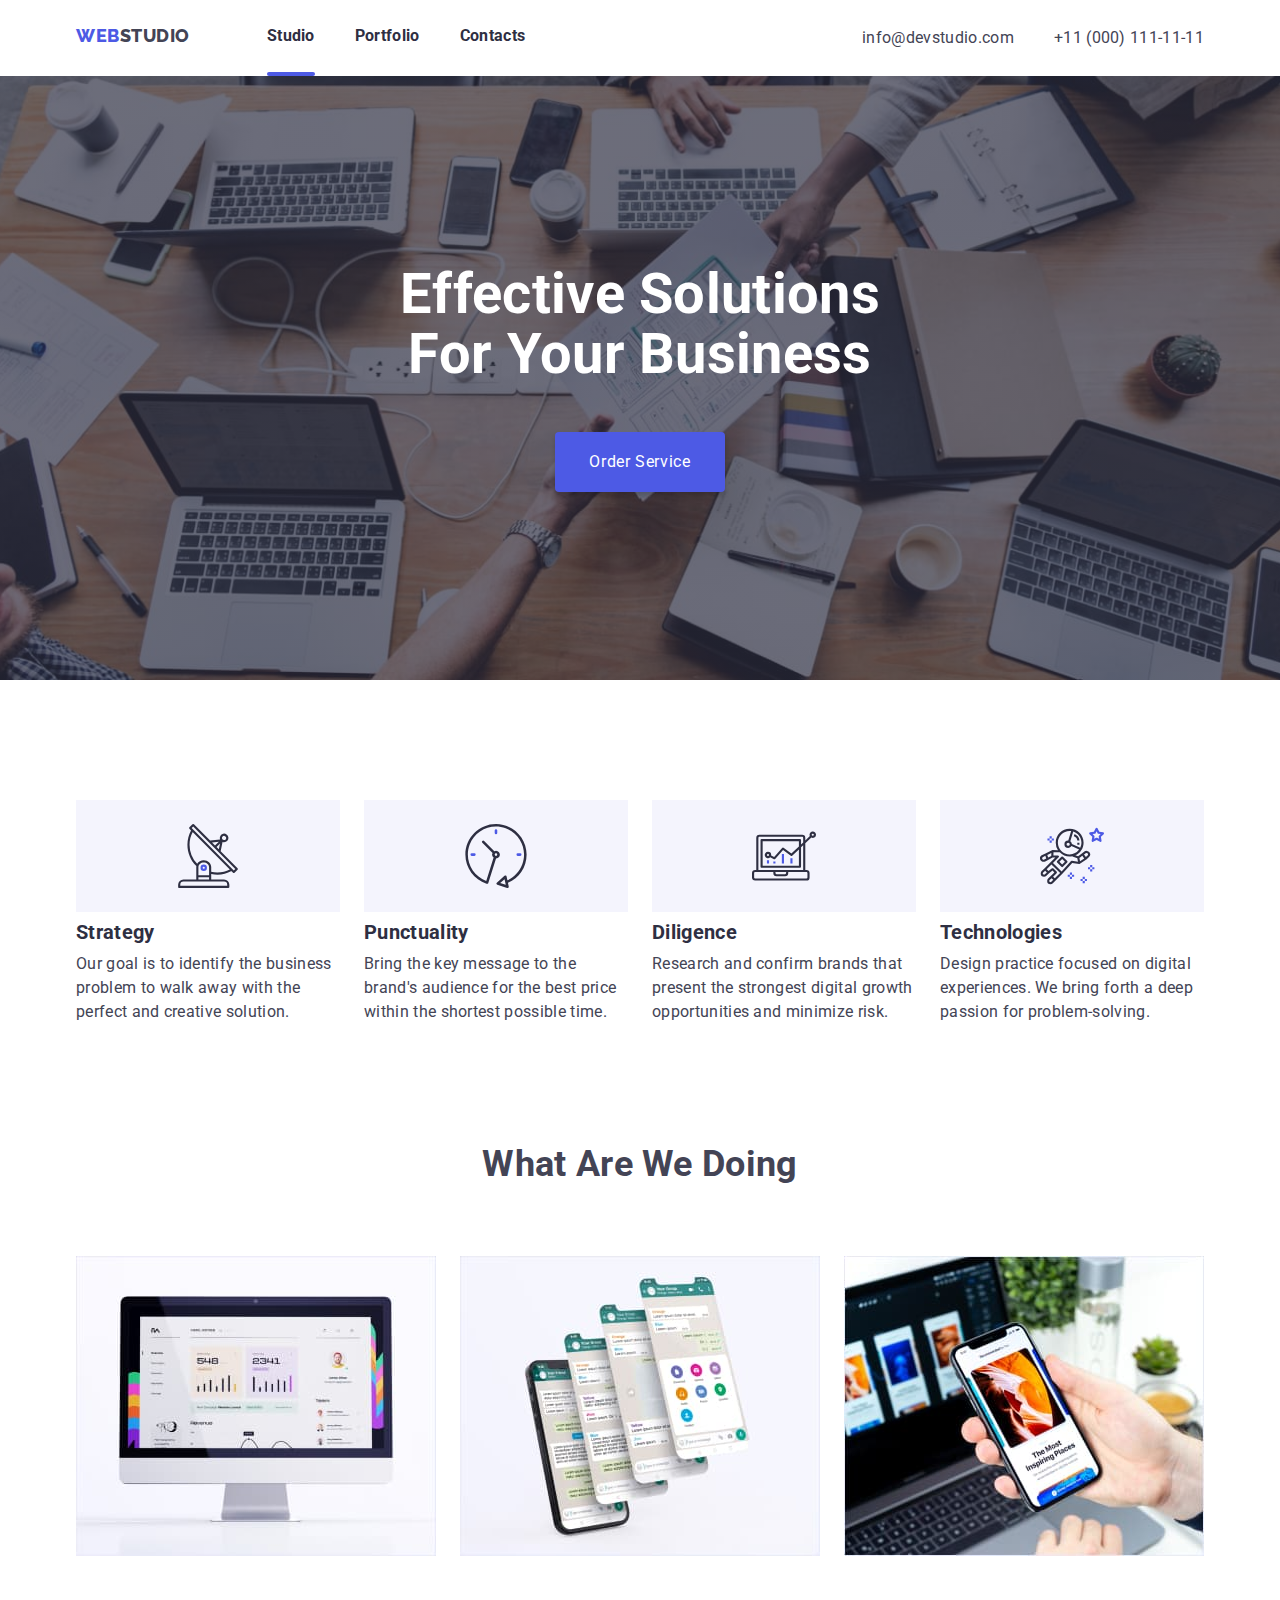
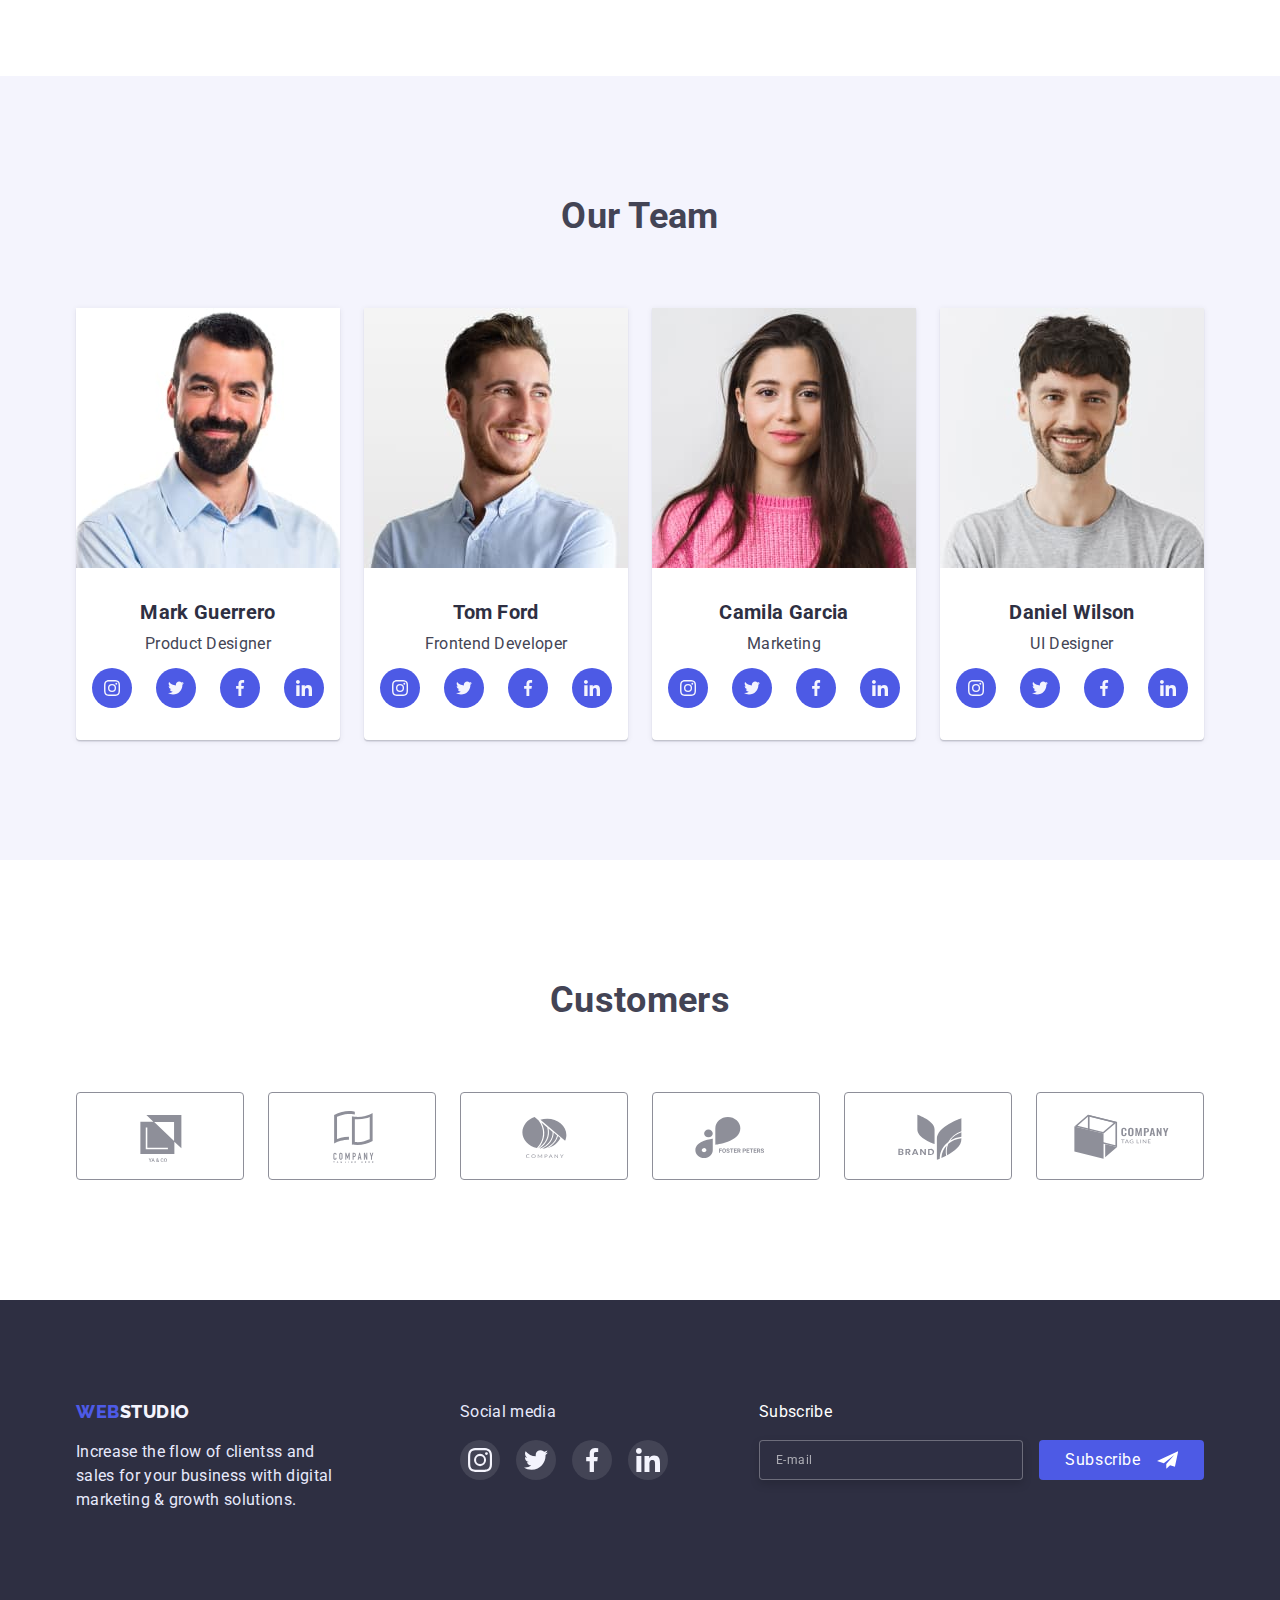
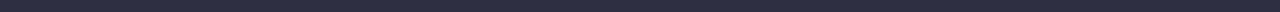
<file: index.html>
<!DOCTYPE html>
<html lang="en">
 <head>
    <meta charset="UTF-8" >
    <meta http-equiv="X-UA-Compatible" content="IE=edge" >
    <meta name="viewport" content="width=device-width, initial-scale=1.0" >
    <link rel="preconnect" href="https://fonts.googleapis.com">
    <link rel="preconnect" href="https://fonts.gstatic.com" crossorigin>
    <link href="https://fonts.googleapis.com/css2?family=Raleway:wght@800&family=Roboto:wght@400;700&display=swap"
      rel="stylesheet">
    <title>WebStudio</title>
    <link rel="stylesheet" href="./css/modern-normalize.css">
    <link rel="stylesheet" href="./css/styles.css">
 </head>

<body>
<header class="header">
  <div class="container">
    <!--Navigation menu-->

    <nav class="nav-box">
      <a href="./index.html" class="logo">Web<span class="logo-black">Studio</span></a>
      <button type="button" 
          class="open-menu-btn js-open-menu"  
          aria-expanded="false"
          aria-controls="mobile-menu">
          <svg class="header-icon"
          >
            <use href="./images/icons.svg#icon-menu-hamburger"></use>
          </svg>
      </button>
      <ul class="nav-menu">
        <li class="nav-item"><a class="nav-link current" href="./index.html">Studio</a></li>
        <li class="nav-item"><a class="nav-link" href="./portfolio.html">Portfolio</a></li>
        <li class="nav-item"><a class="nav-link" href="./index.html">Contacts</a></li>
      </ul>
    </nav>
    <ul class="menu-addres">
      <li class="addres"><a href="mailto:info@devstudio.com" class="addres-link">info@devstudio.com</a></li>
      <li class="addres"><a href="tel:+380961111111" class="addres-link">+11 (000) 111-11-11</a></li>
    </ul>
  </div>

  <!-- mobile menu -->
  
  <div class="mob-menu js-menu-container" id="mobile-menu">
    <button type="button" class="close-mob-menu js-close-menu">
    <svg class="close-icon">
      <use href="./images/icons.svg#close"></use>
    </svg></button>
   <div class="mobile-menu">
    <ul class="mob-nav-list">
      <li class="mob-nav-item"><a class="mob-nav-link current" href="./index.html">Studio</a></li>
      <li class="mob-nav-item"><a class="mob-nav-link" href="./portfolio.html">Portfolio</a></li>
      <li class="mob-nav-item"><a class="mob-nav-link" href="./index.html">Contacts</a></li>
    </ul>
    
    <div class="mob-addres ">
      <ul class="mob-addres-list">
        <li class="mob-addres-item"><a href="tel:+380961111111" class="mob-tel-link">+11 (000) 111-11-11</a></li>
        <li class="mob-addres-item"><a href="mailto:info@devstudio.com" class="mob-addres-link">info@devstudio.com</a></li>
      </ul>
    </div>
    <div class="mob-social">
      <ul class="mob-social-list">
        <li>
          <a href="" class="mob-social-link">
            <svg class="mob-social-icon">
              <use href="./images/icons.svg#instagram"></use>
            </svg>
          </a>
        </li>
        <li>
          <a href="" class="mob-social-link">
            <svg class="mob-social-icon">
              <use href="./images/icons.svg#twitter"></use>
            </svg>
          </a>
        </li>
        <li>
          <a href="" class="mob-social-link">
            <svg class="mob-social-icon">
              <use href="./images/icons.svg#facebook"></use>
            </svg>
          </a>
        </li>
        <li>
          <a href="" class="mob-social-link">
            <svg class="mob-social-icon">
              <use href="./images/icons.svg#linkedin"></use>
            </svg>
          </a>
        </li>
      </ul>
    </div>
   </div>
  </div>
</header>

    <main>
      
        <!--Banner-->
      <section class="hero">
        <div class="container">
              <h1 class="text-hero">Effective Solutions for Your Business</h1>
              <button type="button" class="button-hero" data-modal-open>Order Service</button>
        </div>
      </section>

      <!-- Section Our Features -->   

      <section class="feature">
        <div class="container">
          <h2 class="visually-hidden">Our features</h2>
          <ul class="feature-list">
            <li class="feature-item icon-antenna">
              <div class="feature-field-icon">
                <svg class="feature-icon">
                  <use href="./images/icons.svg#antenna"></use>
                </svg>
              </div>
              <h3 class="text-item">Strategy</h3>
              <p class="text-features">Our goal is to identify the business
                problem to walk away with the perfect and creative solution.</p>
            </li>
            <li class="feature-item icon-clock">
              <div class="feature-field-icon">
                <svg class="feature-icon">
                  <use href="./images/icons.svg#clock"></use>
                </svg>
              </div>
              <h3 class="text-item">Punctuality</h3>
              <p class="text-features">
                Bring the key message to the brand's audience for the best price within the shortest possible time.
              </p>
            </li>
            <li class="feature-item icon-diagram">
              <div class="feature-field-icon">
                <svg class="feature-icon">
                  <use href="./images/icons.svg#diagram"></use>
                </svg>
              </div>
              <h3 class="text-item">Diligence</h3>
              <p class="text-features">
                Research and confirm brands that present the strongest digital growth opportunities and minimize risk.
              </p>
            </li>
            <li class="feature-item icon-astronaut">
              <div class="feature-field-icon">
                <svg class="feature-icon">
                  <use href="./images/icons.svg#astronaut"></use>
                </svg>
              </div>
              <h3 class="text-item">Technologies</h3>
              <p class="text-features">Design practice focused on digital experiences. We bring forth a deep passion for
                problem-solving.</p>
            </li>
          </ul>
        </div>
      
      </section>

     
        <!-- Section  projects-->
      <section class="projects">
       <div class="container">
        <h2 class="text-section">What are we doing</h2>
        <ul class="projects-list">
          <li class="projects-item">
            <img width="360" 
            src="./images/imgcomputer.jpg" 
            alt="Applications for computers" 
            srcset="./images/imgcomputer.jpg 1x, ./images/imgcomputer@2x.jpg 2x"
            ></li>
          <li class="projects-item">
            <img  width="360"
            src="./images/imgphone.jpg" 
            alt="Applications for smartphone" 
            srcset="./images/imgphone.jpg 1x, ./images/imgphone@2x.jpg 2x"
            ></li>
          <li class="projects-item">
            <img  width="360"
            src="./images/imgtablet.jpg" 
            alt="Applications for tablets" 
            srcset="./images/imgtablet.jpg 1x, ./images/imgtablet@2x.jpg 2x"
            ></li>
        </ul>
       </div>
      </section>
        <!-- section Our Team-->
      <section class="team">
        <div class="container">
          <h2 class="text-section">Our Team</h2>
          <ul class="team-list">
            <li class="team-item">
              <img  width="264"
              src="./images/imgteam1.jpg"
               alt="Mark Guerrero" 
               srcset="./images/imgteam1.jpg 1x, ./images/imgteam1@2x.jpg 2x"
               >
              <div class="card">
                <h3 class="text-item">Mark Guerrero</h3>
                <p>Product Designer</p>
                <ul class="social">
                  <li class="social-item">
                    <a href="" class="social-link">
                      <svg class="link-icon"><use href="./images/icons.svg#instagram"></use></svg>
                    </a>
                  </li>
                  <li class="social-item">
                    <a href="" class="social-link">
                      <svg class="link-icon"><use href="./images/icons.svg#twitter"></use>
                    </svg></a>
                  </li>
                  <li class="social-item">
                    <a href="" class="social-link">
                      <svg class="link-icon"><use href="./images/icons.svg#facebook"></use>
                    </svg></a>
                  </li>
                  <li class="social-item">
                    <a href="" class="social-link">
                      <svg class="link-icon"><use href="./images/icons.svg#linkedin"></use>
                    </svg></a>
                  </li>
                </ul>
              </div>
            </li>
            <li class="team-item">
              <img  width="264"
              src="./images/imgteam2.jpg" 
              alt="Tom Ford"
              srcset="./images/imgteam2.jpg 1x, ./images/imgteam2@2x.jpg 2x"
              >
              <div class="card">
                <h3 class="text-item">Tom Ford</h3>
                <p>Frontend Developer</p>
                <ul class="social">
                  <li class="social-item">
                    <a href="" class="social-link">
                      <svg class="link-icon">
                        <use href="./images/icons.svg#instagram"></use>
                      </svg>
                    </a>
                  </li>
                  <li class="social-item">
                    <a href="" class="social-link">
                      <svg class="link-icon">
                        <use href="./images/icons.svg#twitter"></use>
                      </svg></a>
                  </li>
                  <li class="social-item">
                    <a href="" class="social-link">
                      <svg class="link-icon">
                        <use href="./images/icons.svg#facebook"></use>
                      </svg></a>
                  </li>
                  <li class="social-item">
                    <a href="" class="social-link">
                      <svg class="link-icon">
                        <use href="./images/icons.svg#linkedin"></use>
                      </svg></a>
                  </li>
                </ul>
              </div>
            </li>
            <li class="team-item">
              <img  width="264"
              src="./images/imgteam3.jpg" 
              alt="Camila Garcia"
              srcset="./images/imgteam3.jpg 1x, ./images/imgteam3@2x.jpg 2x"
              >
              <div class="card">
                <h3 class="text-item">Camila Garcia</h3>
                <p>Marketing</p>
                <ul class="social">
                  <li class="social-item">
                    <a href="" class="social-link">
                      <svg class="link-icon">
                        <use href="./images/icons.svg#instagram"></use>
                      </svg>
                    </a>
                  </li>
                  <li class="social-item">
                    <a href="" class="social-link">
                      <svg class="link-icon">
                        <use href="./images/icons.svg#twitter"></use>
                      </svg></a>
                  </li>
                  <li class="social-item">
                    <a href="" class="social-link">
                      <svg class="link-icon">
                        <use href="./images/icons.svg#facebook"></use>
                      </svg></a>
                  </li>
                  <li class="social-item">
                    <a href="" class="social-link">
                      <svg class="link-icon">
                        <use href="./images/icons.svg#linkedin"></use>
                      </svg></a>
                  </li>
                </ul>
              </div>
            </li>
            <li class="team-item">
              <img  width="264"
              src="./images/imgteam4.jpg" 
              alt="Daniel Wilson" 
              srcset="./images/imgteam4.jpg 1x, ./images/imgteam4@2x.jpg 2x"
              >
              <div class="card">
                <h3 class="text-item">Daniel Wilson</h3>
                <p>UI Designer</p>
                <ul class="social">
                  <li class="social-item">
                    <a href="" class="social-link">
                      <svg class="link-icon">
                        <use href="./images/icons.svg#instagram"></use>
                      </svg>
                    </a>
                  </li>
                  <li class="social-item">
                    <a href="" class="social-link">
                      <svg class="link-icon">
                        <use href="./images/icons.svg#twitter"></use>
                      </svg></a>
                  </li>
                  <li class="social-item">
                    <a href="" class="social-link">
                      <svg class="link-icon">
                        <use href="./images/icons.svg#facebook"></use>
                      </svg></a>
                  </li>
                  <li class="social-item">
                    <a href="" class="social-link">
                      <svg class="link-icon">
                        <use href="./images/icons.svg#linkedin"></use>
                      </svg></a>
                  </li>
                </ul>
              </div>
            </li>
          </ul>
        </div>
      </section>

      <!-- Section clients -->
      <section class="clients">
        <div class="container">
          <h2 class="text-section">Customers</h2>
          <ul class="clients-list">
            <li class="clients-item">
              <a href="" class="clients-link"><svg class="clients-icon"><use href="./images/icons.svg#Logo-1"></use></svg></a>
            </li>
            <li class="clients-item">
              <a href="" class="clients-link"><svg class="clients-icon"><use href="./images/icons.svg#Logo-2"></use></svg></a>
              </li>
            <li class="clients-item">
              <a href="" class="clients-link"><svg class="clients-icon"><use href="./images/icons.svg#Logo-3"></use></svg></a>
              </li>
            <li class="clients-item">
              <a href="" class="clients-link"><svg class="clients-icon"><use href="./images/icons.svg#Logo-4"></use></svg></a>
              </li>
            <li class="clients-item">
              <a href="" class="clients-link"><svg class="clients-icon"><use href="./images/icons.svg#Logo-5"></use></svg></a>
              </li>
            <li class="clients-item">
              <a href="" class="clients-link"><svg class="clients-icon"><use href="./images/icons.svg#Logo-6"></use></svg></a>
              </li>
          </ul>
        </div>

      </section>
    </main>

    <!-- Footer-->
      <footer class="endscreen">
        <div class="container">
          <div class="footer-content">
            <div class="footer-tablet">
              <div class="logo-footer">
                <a href="./index.html" class="logo">Web<span class="logo-white">Studio</span></a>
                <p class="footer-text">
                  Increase the flow of clientss and sales for your business with digital marketing & growth solutions.
                </p>
              </div>
              <div class="footer-social">
                <p class="footer-text">Social media</p>
                <ul class="social">
                  <li class="footer-social-item">
                    <a href="" class="footer-social-link"><svg class="link-icon">
                        <use href="./images/icons.svg#instagram"></use>
                      </svg></a>
                  </li>
                  <li class="footer-social-item">
                    <a href="" class="footer-social-link"><svg class="link-icon">
                        <use href="./images/icons.svg#twitter"></use>
                      </svg></a>
                  </li>
                  <li class="footer-social-item">
                    <a href="" class="footer-social-link"><svg class="link-icon">
                        <use href="./images/icons.svg#facebook"></use>
                      </svg></a>
                  </li>
                  <li class="footer-social-item">
                    <a href="" class="footer-social-link"><svg class="link-icon">
                        <use href="./images/icons.svg#linkedin"></use>
                      </svg></a>
                  </li>
                </ul>
              </div>
            </div>
            <form class="form-footer-subscribe">
              <p>Subscribe</p>
              <div class="subscribe">
                <label>
                  <input class="mail" type="email" name="email" placeholder="E-mail" autocomplete="off" required>
                </label>
                <button class="subscribe-button" type="submit">Subscribe<svg width="24" height="24">
                    <use href="./images/icons.svg#send"></use>
                  </svg></button>
              </div>
            </form>
          </div>
        </div>
      </footer>
      <!-- backdrop is-hidden  -->
      <div class="backdrop is-hidden" data-modal>

        <!-- Modal -->
        <div class="modal">
          <button type="button" class="modal-close" data-modal-close>
            <svg class="close-icon"><use href="./images/icons.svg#close"></use></svg>
          </button>
          <p class="modal-title">Leave your contacts and we will call you back</p>
          <form class="modal-form" autocomplete="off">
              <label class="modal-label">Name</label>
            <div class="modal-wrap">
              <input type="text" class="form-input" name="user-name" placeholder=" " required>
              <svg class="modal-icon">
                <use href="./images/icons.svg#person"></use>
              </svg>
            </div>
            <label class="modal-label">Phone</label>
            <div class="modal-wrap">
              <input type="tel" class="form-input" name="user-tel" placeholder=" " required>
              <svg class="modal-icon">
                <use href="./images/icons.svg#phone"></use>
              </svg>
            </div>
            <label class="modal-label">Email</label>
            <div class="modal-wrap">
              <input type="email" class="form-input" name="user-email" placeholder=" " required>
              <svg class="modal-icon">
                <use href="./images/icons.svg#email"></use>
              </svg>
            </div>
            <label class="modal-label">Comment</label>
            <div class="modal-wrap-coment">
              <textarea name="comment" class="form-textarea" placeholder="Text input"></textarea>
            </div>
            <div class="check">
              <label class="check-lable">
                <input class="check-input visually-hidden" type="checkbox">
                <span class="check-box"></span>
                I accept the terms and conditions of the<span>&nbsp;</span>
                <span><a href="" class="modal-link">Privacy Policy</a></span>
              </label>
            </div>
            <button type="submit" class="modal-button">Send</button>
          </form>
        </div>
      </div>
      <!-- JavaSkrypt -->
    <script src="./js/modal.js"></script>
    <script src="./js/mobile-menu.js"></script>
 </body>
</html>
</file>
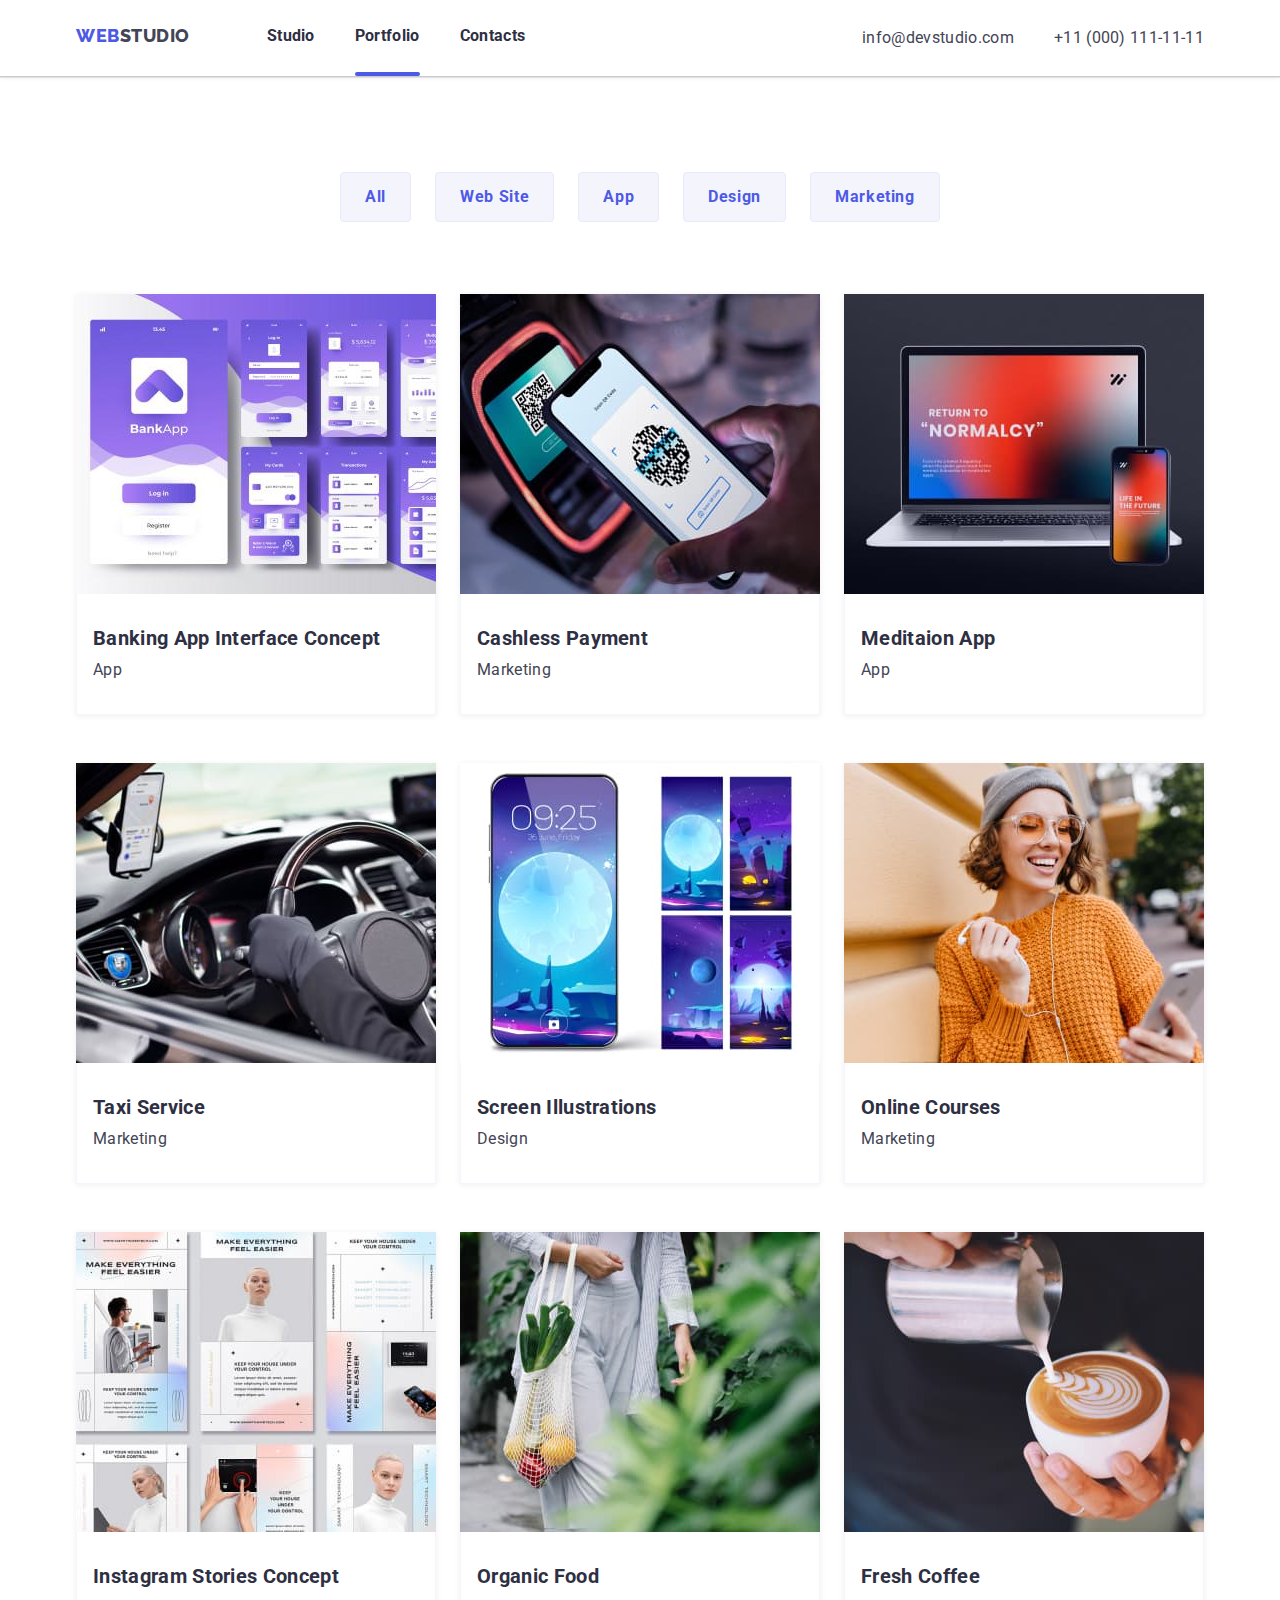
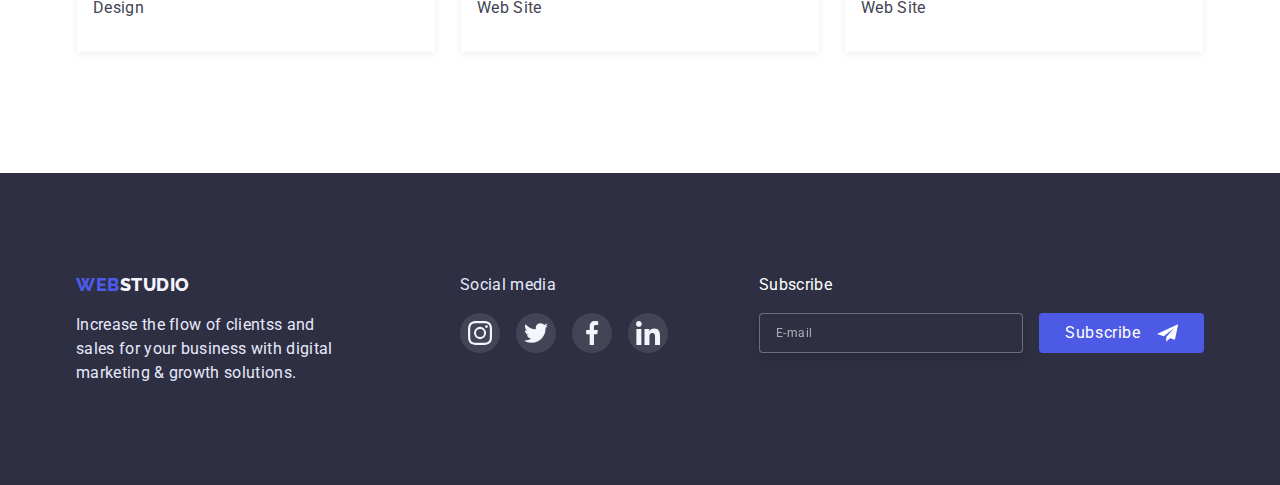
<file: portfolio.html>
<!DOCTYPE html>
<html lang="en">
<head>
    <meta charset="UTF-8" >
    <meta http-equiv="X-UA-Compatible" content="IE=edge" >
    <meta name="viewport" content="width=device-width, initial-scale=1.0" >
    <link rel="preconnect" href="https://fonts.googleapis.com">
    <link rel="preconnect" href="https://fonts.gstatic.com" crossorigin>
    <link href="https://fonts.googleapis.com/css2?family=Raleway:wght@800&family=Roboto:wght@400;700&display=swap"
        rel="stylesheet">
    <title>Portfolio</title>
    <link rel="stylesheet" href="./css/modern-normalize.css">
    <link rel="stylesheet" href="./css/styles.css">

</head>
<body>
    <!-- Header -->
<header class="header">
    <div class="container">
        <!--Navigation menu-->

        <nav class="nav-box">
            <a href="./index.html" class="logo">Web<span class="logo-black">Studio</span></a>
            <button type="button" class="open-menu-btn js-open-menu" aria-expanded="false" aria-controls="mobile-menu">
                <svg class="header-icon">
                    <use href="./images/icons.svg#icon-menu-hamburger"></use>
                </svg>
            </button>
            <ul class="nav-menu">
                <li class="nav-item"><a class="nav-link" href="./index.html">Studio</a></li>
                <li class="nav-item"><a class="nav-link current" href="./portfolio.html">Portfolio</a></li>
                <li class="nav-item"><a class="nav-link" href="./index.html">Contacts</a></li>
            </ul>
        </nav>
        <ul class="menu-addres">
            <li class="addres"><a href="mailto:info@devstudio.com" class="addres-link">info@devstudio.com</a></li>
            <li class="addres"><a href="tel:+380961111111" class="addres-link">+11 (000) 111-11-11</a></li>
        </ul>
    </div>

    <!-- mobile menu -->

    <div class="mob-menu js-menu-container" id="mobile-menu">
        <button type="button" class="close-mob-menu js-close-menu">
            <svg class="close-icon">
                <use href="./images/icons.svg#close"></use>
            </svg></button>
        <div class="mobile-menu">
            <ul class="mob-nav-list">
                <li class="mob-nav-item"><a class="mob-nav-link" href="./index.html">Studio</a></li>
                <li class="mob-nav-item"><a class="mob-nav-link current" href="./portfolio.html">Portfolio</a></li>
                <li class="mob-nav-item"><a class="mob-nav-link" href="./index.html">Contacts</a></li>
            </ul>

            <div class="mob-addres ">
                <ul class="mob-addres-list">
                    <li class="mob-addres-item"><a href="tel:+380961111111" class="mob-tel-link">+11 (000) 111-11-11</a>
                    </li>
                    <li class="mob-addres-item"><a href="mailto:info@devstudio.com"
                            class="mob-addres-link">info@devstudio.com</a></li>
                </ul>
            </div>
            <div class="mob-social">
                <ul class="mob-social-list">
                    <li>
                        <a href="" class="mob-social-link">
                            <svg class="mob-social-icon">
                                <use href="./images/icons.svg#instagram"></use>
                            </svg>
                        </a>
                    </li>
                    <li>
                        <a href="" class="mob-social-link">
                            <svg class="mob-social-icon">
                                <use href="./images/icons.svg#twitter"></use>
                            </svg>
                        </a>
                    </li>
                    <li>
                        <a href="" class="mob-social-link">
                            <svg class="mob-social-icon">
                                <use href="./images/icons.svg#facebook"></use>
                            </svg>
                        </a>
                    </li>
                    <li>
                        <a href="" class="mob-social-link">
                            <svg class="mob-social-icon">
                                <use href="./images/icons.svg#linkedin"></use>
                            </svg>
                        </a>
                    </li>
                </ul>
            </div>
        </div>
    </div>
</header>


<!-- main -->
    <main>
        <section class="developments">
            <div class="container">
                <h1 class="visually-hidden">Our developments</h1>
                <ul class="button-list">
                    <li><button type="button" class="button-item">All</button></li>
                    <li><button type="button" class="button-item">Web Site</button></li>
                    <li><button type="button" class="button-item">App</button></li>
                    <li><button type="button" class="button-item">Design</button></li>
                    <li><button type="button" class="button-item">Marketing</button></li>
                </ul>
                <ul class="developments-list">
                    <li class="development-item">
                        <a href="#" class="development-link">
                            <div class="card-thumb">
                                <img 
                                src="./images/pr1.jpg" 
                                alt="Bank ApBanking App Interface Conceptp"
                                srcset="./images/pr1.jpg 1x, ./images/pr1@2x.jpg 2x"
                                >
                                <div class="overlay">
                                    <p class="overlay-text">
                                        14 Stylish and User-Friendly App Design Concepts · Task Manager App · Calorie Tracker App · Exotic Fruit Ecommerce App ·
                                        Cloud Storage App
                                    </p>
                                </div>
                            </div>
                            <div class="dev-card">
                                <h2 class="text-item">Banking App Interface Concept</h2>
                                <p class="development-text">App</p>
                            </div>
                        </a>
                    </li>
                    <li class="development-item">
                        <a href="#" class="development-link">
                            <div class="card-thumb">
                                <img  width="360"
                                src="./images/pr2.jpg" 
                                alt="Cashless Payment"
                                srcset="./images/pr2.jpg 1x, ./images/pr2@2x.jpg 2x"
                                >
                                <div class="overlay">
                                    <p class="overlay-text">
                                        14 Stylish and User-Friendly App Design Concepts · Task Manager App · Calorie Tracker App · Exotic Fruit
                                        Ecommerce App ·
                                        Cloud Storage App
                                    </p>
                                </div>
                            </div>                          
                            <div class="dev-card">
                                <h2 class="text-item">Cashless Payment</h2>
                                <p class="development-text">Marketing</p>
                            </div>
                        </a>
                    </li>
                    <li class="development-item">
                        <a href="#" class="development-link">
                            <div class="card-thumb">
                                <img  width="360"
                                src="./images/pr3.jpg" 
                                alt="Meditaion App"
                                srcset="./images/pr3.jpg 1x, ./images/pr3@2x.jpg 2x"
                                >
                                <div class="overlay">
                                    <p class="overlay-text">
                                        14 Stylish and User-Friendly App Design Concepts · Task Manager App · Calorie Tracker App · Exotic Fruit
                                        Ecommerce App ·
                                        Cloud Storage App
                                    </p>
                                </div>
                            </div>
                            <div class="dev-card">
                                <h2 class="text-item">Meditaion App</h2>
                                <p class="development-text">App</p>
                            </div>
                        </a>
                    </li>
                    <li class="development-item">
                        <a href="#" class="development-link">
                            <div class="card-thumb">
                                <img  width="360"
                                src="./images/pr4.jpg" 
                                alt="Taxi Service"
                                srcset="./images/pr4.jpg 1x, ./images/pr4@2x.jpg 2x"
                                >
                                <div class="overlay">
                                    <p class="overlay-text">
                                        14 Stylish and User-Friendly App Design Concepts · Task Manager App · Calorie Tracker App · Exotic Fruit
                                        Ecommerce App ·
                                        Cloud Storage App
                                    </p>
                                </div>
                            </div>                           
                            <div class="dev-card">
                                <h2 class="text-item">Taxi Service</h2>
                                <p class="development-text">Marketing</p>
                            </div>
                        </a>
                    </li>
                    <li class="development-item">
                        <a href="#" class="development-link">
                            <div class="card-thumb">
                                <img  width="360"
                                src="./images/pr5.jpg" 
                                alt="Screen Illustrations"
                                srcset="./images/pr5.jpg 1x, ./images/pr5@2x.jpg 2x"
                                >
                                <div class="overlay">
                                    <p class="overlay-text">
                                        14 Stylish and User-Friendly App Design Concepts · Task Manager App · Calorie Tracker App · Exotic Fruit
                                        Ecommerce App ·
                                        Cloud Storage App
                                    </p>
                                </div>
                            </div>
                            <div class="dev-card">
                                <h2 class="text-item">Screen Illustrations</h2>
                                <p class="development-text">Design</p>
                            </div>
                        </a>
                    </li>
                    <li class="development-item">
                        <a href="#" class="development-link">
                            <div class="card-thumb">
                                <img  width="360"
                                src="./images/pr6.jpg" 
                                alt="Online Courses"
                                srcset="./images/pr6.jpg 1x, ./images/pr6@2x.jpg 2x"
                                >
                                <div class="overlay">
                                    <p class="overlay-text">
                                        14 Stylish and User-Friendly App Design Concepts · Task Manager App · Calorie Tracker App · Exotic Fruit
                                        Ecommerce App ·
                                        Cloud Storage App
                                    </p>
                                </div>
                            </div>
                            <div class="dev-card">
                                <h2 class="text-item">Online Courses</h2>
                                <p class="development-text">Marketing</p>
                            </div>
                        </a>
                    </li>
                    <li class="development-item">
                        <a href="#" class="development-link">
                            <div class="card-thumb">
                                <img  width="360"
                                src="./images/pr7.jpg" 
                                alt="Instagram Stories Concept"
                                srcset="./images/pr7.jpg 1x, ./images/pr7@2x.jpg 2x"
                                >
                                <div class="overlay">
                                    <p class="overlay-text">
                                        14 Stylish and User-Friendly App Design Concepts · Task Manager App · Calorie Tracker App · Exotic Fruit
                                        Ecommerce App ·
                                        Cloud Storage App
                                    </p>
                                </div>
                            </div>             
                            <div class="dev-card">
                                <h2 class="text-item">Instagram Stories Concept</h2>
                                <p class="development-text">Design</p>
                            </div>
                        </a>
                    </li>
                    <li class="development-item">
                        <a href="#" class="development-link">
                            <div class="card-thumb">
                                <img  width="360"
                                src="./images/pr8.jpg" 
                                alt="Organic Food"
                                srcset="./images/pr8.jpg 1x, ./images/pr8@2x.jpg 2x"
                                >
                                <div class="overlay">
                                    <p class="overlay-text">
                                        14 Stylish and User-Friendly App Design Concepts · Task Manager App · Calorie Tracker App · Exotic Fruit
                                        Ecommerce App ·
                                        Cloud Storage App
                                    </p>
                                </div>
                            </div> 
                            <div class="dev-card">
                                <h2 class="text-item">Organic Food</h2>
                                <p class="development-text">Web Site</p>
                            </div>
                        </a>
                    </li>
                    <li class="development-item">
                        <a href="#" class="development-link">
                            <div class="card-thumb">
                                <img  width="360"
                                src="./images/pr9.jpg" 
                                alt="Fresh Coffee"
                                srcset="./images/pr9.jpg 1x, ./images/pr9@2x.jpg 2x"
                                >
                                <div class="overlay">
                                    <p class="overlay-text">
                                        14 Stylish and User-Friendly App Design Concepts · Task Manager App · Calorie Tracker App · Exotic Fruit
                                        Ecommerce App ·
                                        Cloud Storage App
                                    </p>
                                </div>
                            </div>
                            <div class="dev-card">
                                <h2 class="text-item">Fresh Coffee</h2>
                                <p class="development-text">Web Site</p>
                            </div>
                        </a>
                    </li>
                </ul>
            </div>
        </section>
    </main>

    <!-- Footer-->
<footer class="endscreen">
    <div class="container">
        <div class="footer-content">
            <div class="footer-tablet">
                <div class="logo-footer">
                    <a href="./index.html" class="logo">Web<span class="logo-white">Studio</span></a>
                    <p class="footer-text">
                        Increase the flow of clientss and sales for your business with digital marketing & growth
                        solutions.
                    </p>
                </div>
                <div class="footer-social">
                    <p class="footer-text">Social media</p>
                    <ul class="social">
                        <li class="footer-social-item">
                            <a href="" class="footer-social-link"><svg class="link-icon">
                                    <use href="./images/icons.svg#instagram"></use>
                                </svg></a>
                        </li>
                        <li class="footer-social-item">
                            <a href="" class="footer-social-link"><svg class="link-icon">
                                    <use href="./images/icons.svg#twitter"></use>
                                </svg></a>
                        </li>
                        <li class="footer-social-item">
                            <a href="" class="footer-social-link"><svg class="link-icon">
                                    <use href="./images/icons.svg#facebook"></use>
                                </svg></a>
                        </li>
                        <li class="footer-social-item">
                            <a href="" class="footer-social-link"><svg class="link-icon">
                                    <use href="./images/icons.svg#linkedin"></use>
                                </svg></a>
                        </li>
                    </ul>
                </div>
            </div>
            <form class="form-footer-subscribe">
                <p>Subscribe</p>
                <div class="subscribe">
                    <label>
                        <input class="mail" type="email" name="email" placeholder="E-mail" autocomplete="off" required>
                    </label>
                    <button class="subscribe-button" type="submit">Subscribe<svg width="24" height="24">
                            <use href="./images/icons.svg#send"></use>
                        </svg></button>
                </div>
            </form>
        </div>
    </div>
</footer>
<script src="./js/mobile-menu.js"></script>
    
</body>
</html>
</file>
<file: css/styles.css>
*,
::after,
::before {
  box-sizing: border-box;
  margin: 0;
  padding: 0;
}
.current::after {
  content: "";
  position: absolute;
  left: 0;
  bottom: 0;

  width: 100%;
  height: 4px;

  border-radius: 2px;
  background-color: var(--button-color);
}
:root {
  --main-color: #434455; /*slate*/
  --main-color-title: #2e2f42; /*navy blue*/
  --background-color: #f4f4fd; /*cloud*/
  --background-white: #ffffff; /*white*/
  --button-color: #4d5ae5; /*iris*/
  --button-color-border: #e7e9fc; /*CORNFLOWER*/
  --button-color-click: #404bbf; /*dark iris*/
  --main-icon-color: #8e8f99; /* LIGHT SLATE */
  --activ-icon-color: #31d0aa; /*Green*/

  --duration-time: 250ms;
  --timing-function: cubic-bezier(0.4, 0, 0.2, 1);
}

body {
  /* padding-top: 76px; */
  font-family: "Roboto", sans-serif;
  font-size: 16px;
  line-height: 1.5;
  background-color: var(--background-white);
  color: var(--main-color);
  letter-spacing: 0.02em;
}

a {
  text-decoration: none;
}

ul {
  list-style: none;
  margin: 0;
  padding-left: 0;
}

img {
  display: block;
  max-width: 100%;
  height: auto;
}
.header .container {
  display: flex;
  align-items: center;
}

.container {
  /* display: flex; */
  min-width: 320px;
  /* width: 100%; */
  padding: 0 16px;
  margin-left: auto;
  margin-right: auto;
}
@media screen and (min-width: 428px) {
  .container {
    max-width: 428px;
  }
}
@media screen and (min-width: 768px) {
  .container {
    max-width: 768px;
  }
}
@media screen and (min-width: 1200px) {
  .container {
    max-width: 1158px;
    padding: 0 15px;
  }
}

/* Header */
.header {
  background-color: var(--background-white);
  box-shadow: 0px 2px 1px rgba(46, 47, 66, 0.08),
    0px 1px 1px rgba(46, 47, 66, 0.16), 0px 1px 6px rgba(46, 47, 66, 0.08);
}

.nav-box {
  display: flex;
  align-items: center;
  width: 100%;
}

.nav-link {
  display: block;
  padding-top: 24px;
  padding-bottom: 24px;
}

.logo {
  display: block;
  padding-top: 24px;
  padding-bottom: 24px;

  font-family: "Raleway", sans-serif;
  font-style: normal;
  font-weight: 800;
  font-size: 18px;
  line-height: 1.2222223;
  color: var(--button-color);
  letter-spacing: 0.03em;
  text-transform: uppercase;
  text-decoration: none;
}

.logo-black {
  color: var(--main-color);
}
.logo-white {
  color: var(--background-color);
}
/* Icon Hamburger */
.header-icon {
  width: 32px;
  height: 22px;

  display: inline-block;
  stroke-width: 0;
  stroke: currentColor;
  fill: currentColor;
}

.open-menu-btn {
  cursor: pointer;
  margin-left: auto;
  background-color: var(--background-white);
  border-color: var(--background-white);
  border-width: 0;
  fill: var(--main-color-title);
}

.open-menu-btn:hover,
.open-menu-btn:focus {
  color: var(--button-color);
}
@media screen and (min-width: 768px) {
  .open-menu-btn {
    display: none;
  }
}

/* mobMenu */

.mob-menu {
  position: fixed;
  top: 0;
  left: 0;
  z-index: 999;
  width: 100vw;
  height: 100vh;
  /* height: 796px; */

  background-color: var(--background-white);
  padding: 40px;
  padding-top: 80px;
  display: flex;
  flex-direction: column;
  justify-content: space-between;
  overflow-y: auto;

  transform: translateX(250%);
  transition: transform var(--duration-time) var(--timing-function);
}
.mob-menu.is-open {
  transform: translateX(0);
}

@media screen and (min-width: 768px) {
  .logo {
    line-height: 1.3333334;
    padding-bottom: 22px;
  }
  .mob-menu {
    display: none;
  }
}
@media screen and (min-width: 1200px) {
  .logo {
    line-height: 1.3333334;
    padding-bottom: 28px;
  }
}
.mobile-menu {
  display: flex;
  flex-direction: column;
  height: 100%;
}

.close-mob-menu {
  position: fixed;
  top: 40px;
  right: 40px;

  display: flex;
  width: 24px;
  height: 24px;
  justify-content: center;
  align-items: center;
  cursor: pointer;

  background-color: var(--button-color-border);
  border: 1px solid rgba(0, 0, 0, 0.1);
  border-radius: 50%;
  box-shadow: none;

  transition: box-shadow var(--duration-time) var(--timing-function);
}
.close-mob-menu:focus,
.close-mob-menu:hover {
  outline: none;
  background-color: var(--button-color);
  fill: var(--background-white);
}
.close-mob-menu:focus > .close-icon,
.close-mob-menu:hover > .close-icon {
  fill: var(--background-color);
}

.mob-nav-list {
  display: flex;
  flex-direction: column;
  gap: 40px;
}
.mob-nav-link.current {
  color: var(--button-color);
}
.mob-nav-link {
  font-weight: 700;
  font-size: 36px;
  line-height: 1.11;
  letter-spacing: 0.02em;
  text-transform: capitalize;
  color: var(--main-color-title);
  outline: none;
}

.mob-nav-link:hover,
.mob-nav-link:focus {
  color: var(--button-color);
}
.mob-addres {
  margin-top: auto;
}
.mob-addres-list {
  display: flex;
  flex-direction: column;
  gap: 40px;
}
.mob-addres-item {
  display: block;
}
.mob-tel-link {
  height: 100%;
  color: var(--button-color);
  font-weight: 700;
  font-size: 36px;
  line-height: 1.11;
  text-decoration: none;
}
.mob-addres-link {
  font-size: 20px;
  line-height: 1.2;
  color: var(--main-color);
}
.mob-tel-link:focus,
.mob-tel-link:hover {
  color: var(--button-color-click);
  outline: none;
}
.mob-addres-link:focus,
.mob-addres-link:hover {
  color: var(--button-color);
  outline: none;
}
.mob-social {
  margin-top: 48px;
}
.mob-social-list {
  display: flex;
  gap: 56px;
}

@media screen and (max-width: 427px) {
  .mob-tel-link {
    font-size: 7vw;
  }
  .mob-addres-link {
    font-size: 5vw;
  }
  .mob-social-list {
    gap: 8vw;
  }
  .current::after {
    content: "";
    display: none;
  }
}
.mob-social-link {
  display: flex;
  justify-content: center;
  align-items: center;
  width: 40px;
  height: 40px;
  border-radius: 50%;
  background-color: var(--button-color);
  cursor: pointer;
}
.mob-social-link:focus {
  background-color: var(--button-color-click);
  outline: none;
}
.mob-social-icon {
  height: 24px;
  width: 24px;
}

.nav-item,
.addres {
  display: block;
}

.menu-addres {
  display: none;
}

.nav-menu {
  display: none;
}
.addres-link {
  color: var(--main-color);
  line-height: 1.5;
  text-decoration: none;

  display: block;
  padding-top: 24px;
  padding-bottom: 24px;
}

.header .nav-link,
.header .addres-link {
  transition: color var(--duration-time) var(--timing-function);
}

.header .nav-link:focus,
.header .nav-link:hover,
.header .addres-link:hover,
.header .addres-link:focus {
  color: var(--button-color);
}

/*       Screen >= 768 px      */

@media screen and (min-width: 768px) {
  .nav-menu {
    display: flex;
    margin-left: 123px;
    gap: 40px;
  }
  .menu-addres {
    display: flex;
    flex-direction: column;
    margin-left: auto;
    gap: 4px;
  }
  .addres-link {
    padding: 0;

    font-size: 12px;
    line-height: 1.333334;
    letter-spacing: 0.04em;
    color: var(--main-color);
  }
  .nav-link {
    padding-bottom: 22px;
  }
}

/*       Screen >= 1200 px      */

@media screen and (min-width: 1200px) {
  .nav-menu {
    display: flex;
    margin-left: 77px;
    gap: 40px;
  }
  .nav-box {
    width: auto;
  }
  .menu-addres {
    display: flex;
    flex-direction: row;
    margin-left: auto;
    gap: 40px;
  }
  .nav-link {
    padding-bottom: 28px;
  }
  .addres-link {
    font-size: 16px;
    line-height: 1.5;
    letter-spacing: 0.02em;
    color: var(--main-color);
  }
}

.nav-link {
  position: relative;
  font-weight: 700;
  line-height: 1.5;
  color: var(--main-color-title);
  text-decoration: none;
}

/*      HERO      */
.hero {
  padding-top: 112px;
  padding-bottom: 112px;
  text-align: center;
  background-image: linear-gradient(
      to right,
      rgba(46, 47, 66, 0.7),
      rgba(46, 47, 66, 0.7)
    ),
    url(../images/overlay-mobile.jpg);

  min-width: 320px;
  width: 100%;
  background-repeat: no-repeat;
  background-position: center;
  background-size: cover;

  margin-left: auto;
  margin-right: auto;
}
/* .hero > .container {
  padding: 0;
} */
.text-hero {
  /* max-width: 492px; */
  width: 318px;
  margin: 0 auto;
  margin-bottom: 72px;
  /* margin-bottom: 48px; */

  /* font-weight: 700;
  font-size: 56px;
  line-height: 1.08;
  color: #ffffff;
  text-align: center; */
  font-weight: 700;
  font-size: 36px;
  line-height: 1.1112;
  color: var(--background-white);
  text-transform: capitalize;
}
@media screen and (max-width: 427px) {
  .text-hero {
    width: 80vw;
    font-size: 8vw;
  }
}
/* Button Hero */
.button-hero {
  text-align: center;
  padding: 16px 32px;

  color: #ffffff;
  background-color: var(--button-color);
  border-color: transparent;
  font-weight: 400;
  font-size: 16px;
  line-height: 1.5;
  letter-spacing: 0.04em;
  border-radius: 4px;
  cursor: pointer;
  box-shadow: 0px 4px 4px rgba(0, 0, 0, 0.15);
  transition: box-shadow var(--duration-time) var(--timing-function);
}

.button-hero:focus,
.button-hero:hover {
  box-shadow: 0px 1px 6px rgba(46, 47, 66, 0.08),
    0px 1px 1px rgba(46, 47, 66, 0.16), 0px 2px 1px rgba(46, 47, 66, 0.08);
}

.button-hero:active {
  background-color: var(--button-color-click);
  box-shadow: 0px 4px 4px rgba(0, 0, 0, 0.15);
}

@media screen and (min-device-pixel-ratio: 2),
  screen and (min-resolution: 192dpi),
  screen and (min-resolution: 2dppx) {
  .hero {
    background-image: linear-gradient(
        to right,
        rgba(46, 47, 66, 0.7),
        rgba(46, 47, 66, 0.7)
      ),
      url(../images/overlay-mobile@2x.jpg);
  }
}

@media screen and (min-width: 768px) {
  .hero {
    background-image: linear-gradient(
        to right,
        rgba(46, 47, 66, 0.7),
        rgba(46, 47, 66, 0.7)
      ),
      url(../images/overlay-tablet.jpg);
    max-width: 768px;
  }
  .text-hero {
    width: 494px;
    margin: 0 auto;
    margin-bottom: 40px;
    font-weight: 700;
    font-size: 56px;
    line-height: 1.0714286;
    color: var(--background-white);
    text-transform: capitalize;
  }
}

@media screen and (min-device-pixel-ratio: 2),
  screen and (min-resolution: 192dpi),
  screen and (min-resolution: 2dppx),
  screen and (min-width: 768px) {
  .hero {
    background-image: linear-gradient(
        to right,
        rgba(46, 47, 66, 0.7),
        rgba(46, 47, 66, 0.7)
      ),
      url(../images/overlay-tablet@2x.jpg);
  }
}

@media screen and (min-width: 1200px) {
  .hero {
    background-image: linear-gradient(
        to right,
        rgba(46, 47, 66, 0.7),
        rgba(46, 47, 66, 0.7)
      ),
      url(../images/overlay.jpg);
    max-width: 1440px;
    padding-top: 188px;
    padding-bottom: 188px;
  }
  .text-hero {
    width: 494px;
    margin: 0 auto;
    margin-bottom: 48px;
    font-weight: 700;
    font-size: 56px;
    line-height: 1.0714286;
    color: var(--background-white);
    text-transform: capitalize;
  }
}

@media screen and (min-device-pixel-ratio: 2),
  screen and (min-resolution: 192dpi),
  screen and (min-resolution: 2dppx) {
  .hero {
    background-image: linear-gradient(
        to right,
        rgba(46, 47, 66, 0.7),
        rgba(46, 47, 66, 0.7)
      ),
      url(../images/overlay@2x.jpg);
  }
}

/* section Feature */
.feature {
  background-color: var(--background-white);
  padding-top: 96px;
  padding-bottom: 96px;
}

/* hidden text */
.visually-hidden {
  position: absolute;
  white-space: nowrap;
  width: 1px;
  height: 1px;
  overflow: hidden;
  border: 0;
  padding: 0;
  clip: rect(0 0 0 0);
  clip-path: inset(50%);
  margin: -1px;
}
.feature-list {
  display: flex;
  flex-wrap: wrap;
  justify-content: center;
  row-gap: 72px;
}
@media screen and (min-width: 768px) {
  .feature {
    padding-top: 96px;
  }
  .feature-list {
    display: flex;
    flex-wrap: wrap;
    justify-content: center;
    column-gap: 24px;
    row-gap: 72px;
  }
}
@media screen and (min-width: 1200px) {
  .feature {
    padding-top: 120px;
    padding-bottom: 0;
  }
  .feature-list {
    display: flex;
    gap: 24px;
  }
}

.feature-item {
  max-width: 396px;
  line-height: 1.5;
  letter-spacing: 0.02em;
  color: var(--main-color-title);
}
.feature-item > .text-item {
  font-size: 36px;
  line-height: 1.111111;
  text-align: center;
}

/* Feature Icons  */

.feature-field-icon {
  display: none;
}
@media screen and (min-width: 768px) {
  .feature-item {
    max-width: 356px;
  }
  .feature-item > .text-item {
    font-size: 36px;
    line-height: 1.111111;
    text-align: start;
  }
}

@media screen and (min-width: 1200px) {
  .feature-field-icon {
    display: flex;
    justify-content: center;
    align-items: center;
    height: 112px;
    background-color: var(--background-color);
  }
  .feature-icon {
    width: 64px;
    height: 64px;
  }
  .feature-item {
    max-width: 264px;
    line-height: 1.5;
  }
  .feature-item > .text-item {
    margin-top: 8px;
    font-size: 20px;
    line-height: 1.2;
    text-align: start;
  }
}

.text-section {
  margin-bottom: 72px;

  font-weight: 700;
  font-size: 36px;
  line-height: 1.111112;
  text-transform: capitalize;
  color: var(--main-color);
  text-align: center;
}

.text-item {
  font-weight: 700;
  font-size: 20px;
  line-height: 1.2;
  color: var(--main-color-title);
  text-transform: capitalize;
  margin-bottom: 8px;
}

.text-features {
  color: var(--main-color);
}

/* section Projects */
.projects {
  display: none;
}
@media screen and (min-width: 1200px) {
  .projects {
    display: flex;
    margin: 0 auto;
    padding-top: 120px;
    padding-bottom: 120px;
  }
  .projects-list {
    display: flex;
    justify-content: center;
    gap: 24px;
  }
}

/* section Team */

.team {
  background-color: var(--background-color);
  margin: 0 auto;
  padding-top: 96px;
  padding-bottom: 128px;
}
.team-list {
  display: flex;
  flex-direction: column;
  align-items: center;
  row-gap: 72px;
}
@media screen and (min-width: 768px) {
  .team {
    padding-bottom: 104px;
  }
  .team-list {
    display: flex;
    flex-direction: row;
    flex-wrap: wrap;
    justify-content: center;
    column-gap: 24px;
    row-gap: 64px;
  }
}
@media screen and (min-width: 1200px) {
  .team {
    padding-top: 120px;
    padding-bottom: 120px;
  }
  .team-list {
    display: flex;
    justify-content: center;
    gap: 24px;
  }
}

.team-item {
  display: flex;
  flex-direction: column;
  background-color: #ffffff;
  box-shadow: 0px 1px 6px rgba(46, 47, 66, 0.08),
    0px 1px 1px rgba(46, 47, 66, 0.16), 0px 2px 1px rgba(46, 47, 66, 0.08);
  border-radius: 0px 0px 4px 4px;
}

.card {
  padding: 32px 16px;
  text-align: center;
}

.social {
  display: flex;
  justify-content: center;
  align-items: center;
  justify-content: space-between;
  margin-top: 12px;
}

.social-link {
  display: flex;
  justify-content: center;
  align-items: center;
  width: 40px;
  height: 40px;
  border-radius: 50%;
  background-color: var(--button-color);
  cursor: pointer;

  transition: background-color var(--duration-time) var(--timing-function);
}

.link-icon {
  display: block;
  height: 16px;
  width: 16px;
}

.social-link:hover,
.social-link:focus {
  background-color: var(--activ-icon-color);
  outline: none;
}

/* clients */
.clients {
  padding-top: 96px;
  padding-bottom: 96px;
}
.clients-list {
  display: flex;
  flex-wrap: wrap;
  justify-content: center;
  align-items: center;
  column-gap: 16px;
  row-gap: 72px;
}
.clients-item {
  width: 190px;
}
@media screen and (min-width: 768px) {
  .clients > .container {
    padding-left: 108px;
    padding-right: 108px;
  }
  .clients-list {
    display: flex;
    flex-wrap: wrap;
    justify-content: center;
    align-items: center;
    column-gap: 24px;
    row-gap: 72px;
  }
  .clients-item {
    width: 168px;
  }
}

@media screen and (min-width: 1200px) {
  .clients {
    padding-top: 120px;
    padding-bottom: 120px;
  }
  .clients > .container {
    padding: 0 15px;
  }
  .clients-list {
    display: flex;
    justify-content: center;
    align-items: center;
    gap: 24px;
  }
}

.clients-link {
  display: flex;
  justify-content: center;
  align-items: center;
  border: 1px solid var(--main-icon-color);
  border-radius: 4px;
  height: 88px;
  width: 100%;

  transition: border-color var(--duration-time) var(--timing-function);
}
.clients-icon {
  width: 104px;
  height: 56px;
  fill: var(--main-icon-color);

  transition: fill var(--duration-time) var(--timing-function);
}

.clients-link:focus,
.clients-link:hover {
  border-color: var(--button-color);
}
.clients-link:focus .clients-icon,
.clients-link:hover .clients-icon {
  fill: var(--button-color);
}

/* footer */

.endscreen {
  background-color: var(--main-color-title);
  padding-top: 96px;
  padding-bottom: 96px;
}

.logo-footer {
  display: flex;
  flex-direction: column;
  align-items: center;
}

.logo-footer .logo {
  padding: 0;
}

.footer-text {
  line-height: 1.5;
  color: var(--button-color-border);
  max-width: 264px;
  margin-top: 16px;
}
.footer-social {
  width: 208px;
  margin: 0 auto;
  margin-top: 72px;
  text-align: center;
}

.footer-social > .footer-text {
  margin-top: 0;
  font-weight: 400;
  margin-bottom: 16px;
}
.footer-social > .social {
  margin-top: 16px;
  gap: 16px;
}

.footer-social-link {
  display: flex;
  justify-content: center;
  align-items: center;
  width: 40px;
  height: 40px;
  border-radius: 50%;
  background-color: rgba(255, 255, 255, 0.1);

  transition: background-color var(--duration-time) var(--timing-function);
}

.footer-social-link .link-icon {
  display: block;
  height: 24px;
  width: 24px;
}

.footer-social-link:hover,
.footer-social-link:focus {
  background-color: var(--activ-icon-color);
  outline: none;
}

.subscribe {
  display: flex;
  flex-direction: column;
  gap: 16px;
  align-items: center;
}

.form-footer-subscribe {
  color: var(--background-white);
  text-align: center;
  margin-top: 72px;
}

.form-footer-subscribe p {
  margin-bottom: 16px;
}

.form-footer-subscribe input {
  border: 1px solid rgba(255, 255, 255, 0.3);
  filter: drop-shadow(0px 4px 4px rgba(0, 0, 0, 0.15));
  border-radius: 4px;
  background-color: var(--main-color-title);

  letter-spacing: 0.04em;
  font-size: 12px;
  line-height: 2;
  color: var(--background-white);

  width: 100%;
  width: 396px;
  height: 40px;
  padding-top: 8px;
  padding-bottom: 8px;
  padding-left: 16px;
}
@media screen and (max-width: 427px) {
  .form-footer-subscribe input {
    width: 90vw;
  }
}
.form-footer-subscribe input::placeholder {
  color: rgba(255, 255, 255, 0.6);
  letter-spacing: 0.04em;
}

.subscribe-button {
  cursor: pointer;
  display: flex;
  justify-content: center;
  align-items: center;
  gap: 16px;
  width: 165px;
  height: 40px;

  background: var(--button-color);
  color: var(--background-white);
  border-color: transparent;
  border-radius: 4px;
  padding: 8px 24px;
  line-height: 1.5;
  letter-spacing: 0.04em;

  transition: background-color var(--duration-time) var(--timing-function);
}
.subscribe-button:hover,
.subscribe-button:focus {
  background-color: var(--button-color-click);
}

@media screen and (min-width: 768px) and (max-width: 1199px) {
  .endscreen .container {
    padding: 0 108px;
  }
  .footer-content {
    flex-direction: column;
  }
  .logo-footer {
    align-items: flex-start;
  }
  .logo-footer > .footer-text {
    width: 264px;
  }
  .footer-tablet {
    display: flex;
    gap: 24px;
  }
  .footer-social,
  .footer-social > .social {
    margin: 0;
    text-align: start;
  }
  .form-footer-subscribe {
    text-align: start;
  }
  .form-footer-subscribe input {
    width: 264px;
  }
  .subscribe {
    flex-direction: row;
    gap: 24px;
  }
}

@media screen and (min-width: 1200px) {
  .endscreen {
    padding-top: 100px;
    padding-bottom: 100px;
  }
  .footer-content {
    display: flex;
  }
  .footer-tablet {
    display: flex;
    flex-direction: row;
    gap: 120px;
  }
  .logo-footer,
  .footer-social,
  .footer-social > .social {
    align-items: flex-start;
    margin: 0;
  }

  .form-footer-subscribe {
    margin-left: auto;
    margin-top: 0;
  }
  .footer-social {
    gap: 16px;
  }
  .footer-social,
  .footer-social > .social {
    margin: 0;
    text-align: start;
  }
  .form-footer-subscribe {
    text-align: start;
  }
  .form-footer-subscribe input {
    width: 264px;
  }
  .subscribe {
    margin: 0;
    flex-direction: row;
  }
}

.backdrop {
  position: fixed;
  left: 0;
  top: 0;
  width: 100%;
  height: 100%;

  transition: opacity var(--duration-time) var(--timing-function);

  background-color: rgba(46, 47, 66, 0.4);
}

.backdrop.is-hidden {
  opacity: 0;
  pointer-events: none;
}
/* Modal */

.modal {
  width: 392px;
  height: 586px;
  padding: 72px 16px 24px 16px;

  position: absolute;
  left: 50%;
  top: 50%;
  transform: translate(-50%, -50%) scale(1) rotate(0);

  transition: transform var(--duration-time) var(--timing-function);

  background-color: #fcfcfc;
  box-shadow: 0px 1px 1px rgba(0, 0, 0, 0.14), 0px 1px 3px rgba(0, 0, 0, 0.12),
    0px 2px 1px rgba(0, 0, 0, 0.2);
  border-radius: 4px;
}
.modal-title {
  text-align: center;
  margin-bottom: 16px;
  color: var(--main-color-title);
}
@media screen and (max-width: 427px) {
  .modal {
    width: 92vw;
    height: auto;
  }
}
@media screen and (min-width: 768px) {
  .modal {
    width: 408px;
    height: 586px;
    padding: 72px 25px 24px 23px;
  }
  .modal-title {
    margin-bottom: 16px;
  }
}
@media screen and (min-width: 1200px) {
  .modal {
    width: 408px;
    height: 584px;
    padding: 72px 24px 24px 24px;
  }
  .modal-title {
    margin-bottom: 14px;
  }
}

.modal-form {
  font-size: 12px;
  line-height: 1.16667;
  letter-spacing: 0.04em;
}

.modal-label {
  margin-bottom: 4px;
  display: inline-block;
  line-height: 1.33333333;
  color: var(--main-icon-color);
}

.modal-wrap {
  position: relative;
  margin-bottom: 8px;
}

.modal-wrap-coment {
  margin-bottom: 16px;
}
.modal-icon {
  position: absolute;
  top: 50%;
  left: 19px;
  transform: translateY(-50%);
  fill: var(--main-color-title);
  width: 18px;
  height: 24px;
  transition: fill var(--duration-time) var(--timing-function);
}

.form-input,
.form-textarea {
  width: 100%;
  border: 1px solid rgba(33, 33, 33, 0.2);
  border-radius: 4px;
  height: 40px;

  font-size: 12px;

  transition: border var(--duration-time) var(--timing-function);
}
.form-input {
  height: 40px;
  padding: 12px 12px 12px 40px;
}
.form-textarea {
  display: block;
  resize: none;

  height: 120px;
  padding: 8px 16px;

  font-size: 12px;
  line-height: 1.33;
  letter-spacing: 0.04em;
}

.form-input:focus,
.form-textarea:focus {
  outline: none;
  border-color: var(--button-color);
}
.form-input:focus + .modal-icon {
  fill: var(--button-color);
}

.form-textarea::placeholder {
  color: rgba(117, 117, 117, 0.5);
}
/* Check Box */
.check {
  margin-bottom: 24px;
}
.check-lable {
  display: flex;
  align-items: center;
  cursor: pointer;
}
.check-box {
  display: inline-block;
  margin-right: 8px;

  width: 16px;
  height: 16px;
  border: 1.25px solid var(--main-color-title);
  border-radius: 2px;
  background-color: var(--background-white);

  transition: background-color var(--duration-time) var(--timing-function),
    background-image var(--duration-time) var(--timing-function);
}
/* 
.check-icon {
  position: absolute;
  width: 16px;
  height: 16px;
  top: 0;
  left: 0;
} */
.check-input:checked + .check-box {
  border-color: var(--button-color-click);
  background-color: var(--button-color-click);
  background-image: url("../images/check-on.svg");
  background-position: 50% 50%;
  background-origin: border-box;
}
/* .check_input:checked + .check-icon {
  fill: var(--background-white);
} */

.check-input:hover .check-lable {
  color: var(--button-color);
}
.modal-link {
  color: var(--button-color);
  text-decoration: underline;
}
.modal-button {
  display: block;
  height: 56px;
  width: 169px;
  margin: 0 auto;
  background-color: var(--button-color);
  box-shadow: 0px 4px 4px rgba(0, 0, 0, 0.15);
  border-radius: 4px;
  border: 1px solid transparent;

  font-size: 16px;
  color: var(--background-white);
  text-align: center;

  cursor: pointer;
}
@media screen and (max-width: 427px) {
  .modal-button {
    width: 40vw;
  }
}

.modal-button:hover,
.modal-button:focus {
  background-color: var(--button-color-click);
}

/* Backdrop is hidden */
.backdrop.is-hidden .modal {
  transform: translate(-50%, -50%) scale(0.2) rotate(180deg);
}

/* button Modal-close */
.close-mob-menu,
.modal-close {
  position: absolute;

  display: flex;
  width: 24px;
  height: 24px;
  justify-content: center;
  align-items: center;
  cursor: pointer;

  background-color: var(--button-color-border);
  border: 1px solid rgba(0, 0, 0, 0.1);
  border-radius: 50%;
  box-shadow: none;

  transition: box-shadow var(--duration-time) var(--timing-function);
}
.modal-close {
  top: 24px;
  right: 24px;
}

.close-icon {
  width: 8px;
  height: 8px;
  fill: #000000;
}

.modal-close:hover,
.modal-close:focus {
  box-shadow: 0px 1px 6px rgba(46, 47, 66, 0.08),
    0px 1px 1px rgba(46, 47, 66, 0.16), 0px 2px 1px rgba(46, 47, 66, 0.08);
}

.modal-close:active,
.close-mob-menu:active {
  background-color: var(--button-color-click);
}
.modal-close:active > .close-icon,
.close-mob-menu:active > .close-icon {
  fill: #fff;
}

.is-hidden {
  opacity: 0;
  pointer-events: none;
  visibility: hidden;
}

/* Portfolio */

@media screen and (max-width: 767px) {
  .developments {
    padding-top: 48px;
    padding-bottom: 48px;
    margin: 0 auto;

    min-width: 320px;
    max-width: 428px;
  }
}

/* Portfolio buttom */

.button-list {
  display: flex;
  margin-bottom: 48px;
  flex-wrap: wrap;
  gap: 24px;
}
.button-item {
  cursor: pointer;
  background: var(--background-color);
  border: 1px solid var(--button-color-border);
  border-radius: 4px;
  font-weight: 700;
  font-size: 16px;
  line-height: 1.5;
  text-align: center;
  letter-spacing: 0.04em;
  color: var(--button-color);

  padding: 12px 24px;
  transition-property: background-color, border, color, box-shadow;
  transition-duration: var(--duration-time);
  transition-timing-function: var(--timing-function);
}
@media screen and (min-width: 768px) {
  .developments {
    padding-top: 64px;
    padding-bottom: 96px;
    /* padding-top: 96px;
    padding-bottom: 120px; */
  }
  .button-list {
    justify-content: center;
    margin-bottom: 64px;
    gap: 24px;
  }
  .button-item {
    padding: 12px 24px;
  }
}
@media screen and (min-width: 1200px) {
  .developments {
    padding-top: 96px;
    padding-bottom: 120px;
  }
  .button-list {
    justify-content: center;
    margin-bottom: 72px;
    gap: 24px;
  }
}

.button-item:hover,
.button-item:focus {
  background-color: var(--button-color);
  border: 1px solid transparent;
  color: #ffffff;
  box-shadow: 0px 3px 1px rgba(0, 0, 0, 0.1), 0px 2px 1px rgba(0, 0, 0, 0.08),
    0px 2px 2px rgba(0, 0, 0, 0.12);
}
.button-item:active {
  background-color: var(--button-color-click);
}

/* Development card list */

.developments-list {
  display: flex;
  flex-wrap: wrap;
  /* column-gap: 24px; */
  row-gap: 48px;
}

.development-item {
  display: flex;
  flex-direction: column;
}
.card-thumb {
  display: block;
  width: 396px;

  position: relative;
  overflow: hidden;
}
.card-thumb > img {
  width: 396px;
  height: 280px;
}
@media screen and (max-width: 427px) {
  .development-item,
  .development-link,
  .card-thumb,
  .card-thumb > img {
    width: 90vw;
  }
}
@media screen and (min-width: 768px) {
  .card-thumb {
    width: 356px;
    /* position: relative;
    overflow: hidden; */
  }
  .card-thumb > img {
    width: 356px;
    height: 300px;
  }
  .developments-list {
    flex-wrap: wrap;
    column-gap: 24px;
    row-gap: 72px;
  }
}
@media screen and (min-width: 1200px) {
  .developments-list {
    display: flex;
    flex-wrap: wrap;
    column-gap: 24px;
    row-gap: 48px;
  }

  .development-item {
    display: flex;
    flex-direction: column;
  }
  .card-thumb {
    width: 360px;
    /* position: relative;
    overflow: hidden; */
  }
  .card-thumb img {
    width: 360px;
  }
}
.development-link {
  border: none;
  box-shadow: 0px 1px 6px rgba(46, 47, 66, 0.08);

  transition: box-shadow var(--duration-time) var(--timing-function);
}

.development-link:hover,
.development-link:focus {
  box-shadow: 0px 1px 6px rgba(46, 47, 66, 0.08),
    0px 1px 1px rgba(46, 47, 66, 0.16), 0px 2px 1px rgba(46, 47, 66, 0.08);
}

.overlay {
  /* display: block; */

  padding: 40px 32px 164px 32px;
  background-color: var(--button-color);

  position: absolute;
  top: 0;
  left: 0;

  transform: translateY(100%);
  transition: transform var(--duration-time) var(--timing-function);
}

.development-link:hover .overlay,
.development-link:focus .overlay {
  transform: translate(0);
}

.overlay-text {
  color: var(--background-color);
}

.dev-card {
  padding: 32px 16px;
  border-left: 1px solid var(--background-color);
  border-right: 1px solid var(--background-color);
  border-bottom: 1px solid var(--background-color);
}

.development-text {
  line-height: 1.5;
  color: var(--main-color);
}
</file>
